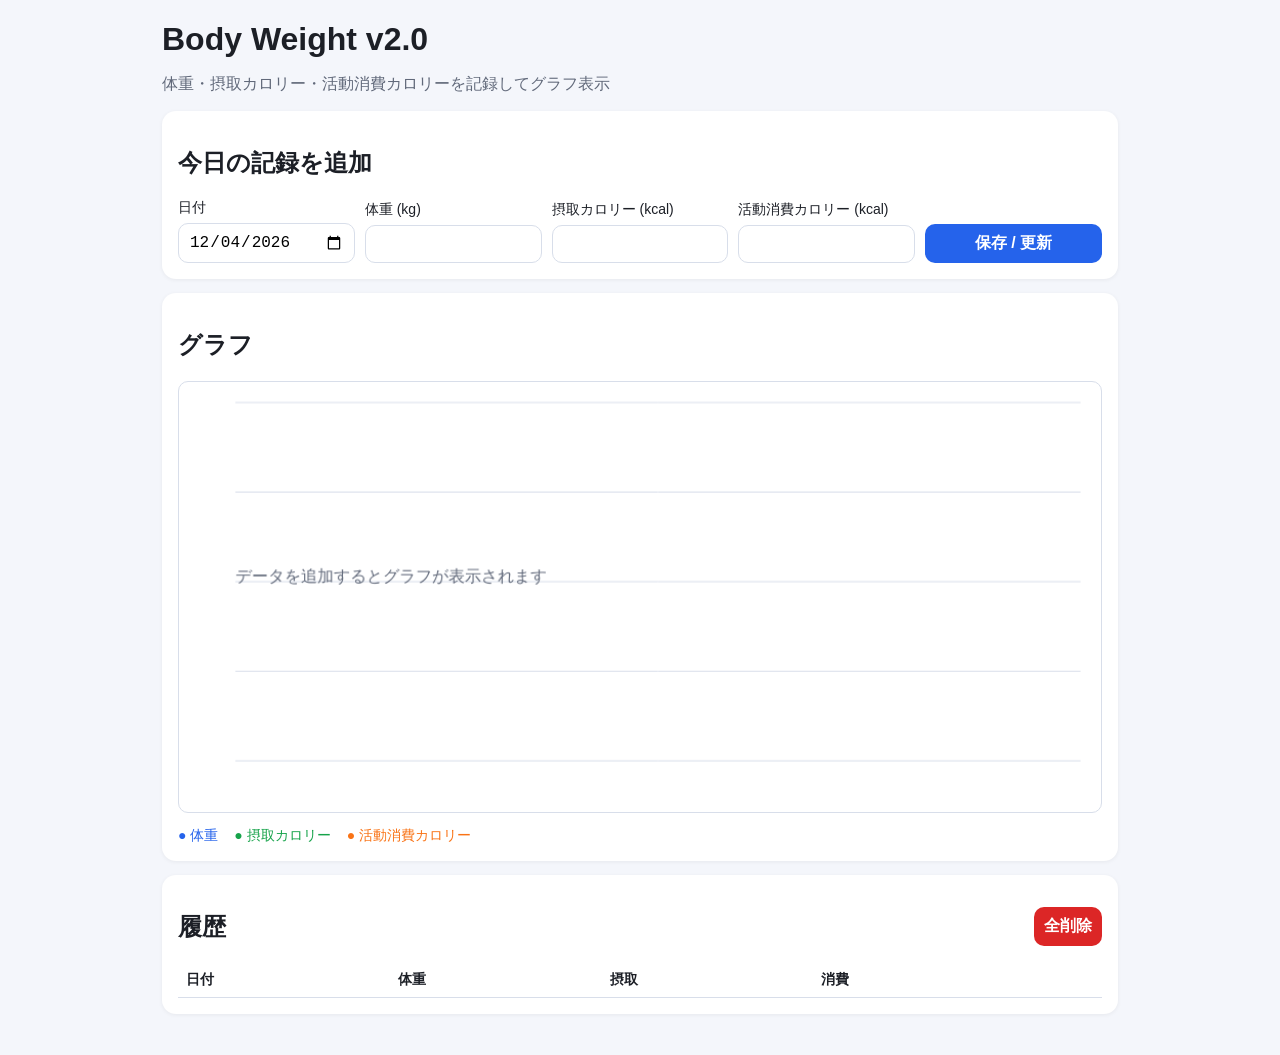
<file: ideas/body-weight-v2/index.html>
<!doctype html>
<html lang="ja">
  <head>
    <meta charset="UTF-8" />
    <meta name="viewport" content="width=device-width, initial-scale=1.0" />
    <title>Body Weight v2.0</title>
    <link rel="stylesheet" href="styles.css" />
  </head>
  <body>
    <main class="container">
      <h1>Body Weight v2.0</h1>
      <p class="subtitle">体重・摂取カロリー・活動消費カロリーを記録してグラフ表示</p>

      <section class="card">
        <h2>今日の記録を追加</h2>
        <form id="entry-form">
          <label>
            日付
            <input type="date" id="date" required />
          </label>
          <label>
            体重 (kg)
            <input type="number" id="weight" step="0.1" min="1" required />
          </label>
          <label>
            摂取カロリー (kcal)
            <input type="number" id="intake" min="0" required />
          </label>
          <label>
            活動消費カロリー (kcal)
            <input type="number" id="burn" min="0" required />
          </label>
          <button type="submit">保存 / 更新</button>
        </form>
      </section>

      <section class="card">
        <h2>グラフ</h2>
        <canvas id="chart" width="900" height="420" aria-label="記録グラフ"></canvas>
        <div class="legend">
          <span class="weight">● 体重</span>
          <span class="intake">● 摂取カロリー</span>
          <span class="burn">● 活動消費カロリー</span>
        </div>
      </section>

      <section class="card">
        <div class="table-head">
          <h2>履歴</h2>
          <button id="clear-all" type="button" class="danger">全削除</button>
        </div>
        <div class="table-wrap">
          <table>
            <thead>
              <tr>
                <th>日付</th>
                <th>体重</th>
                <th>摂取</th>
                <th>消費</th>
                <th></th>
              </tr>
            </thead>
            <tbody id="history-body"></tbody>
          </table>
        </div>
      </section>
    </main>

    <script src="script.js"></script>
  </body>
</html>
</file>
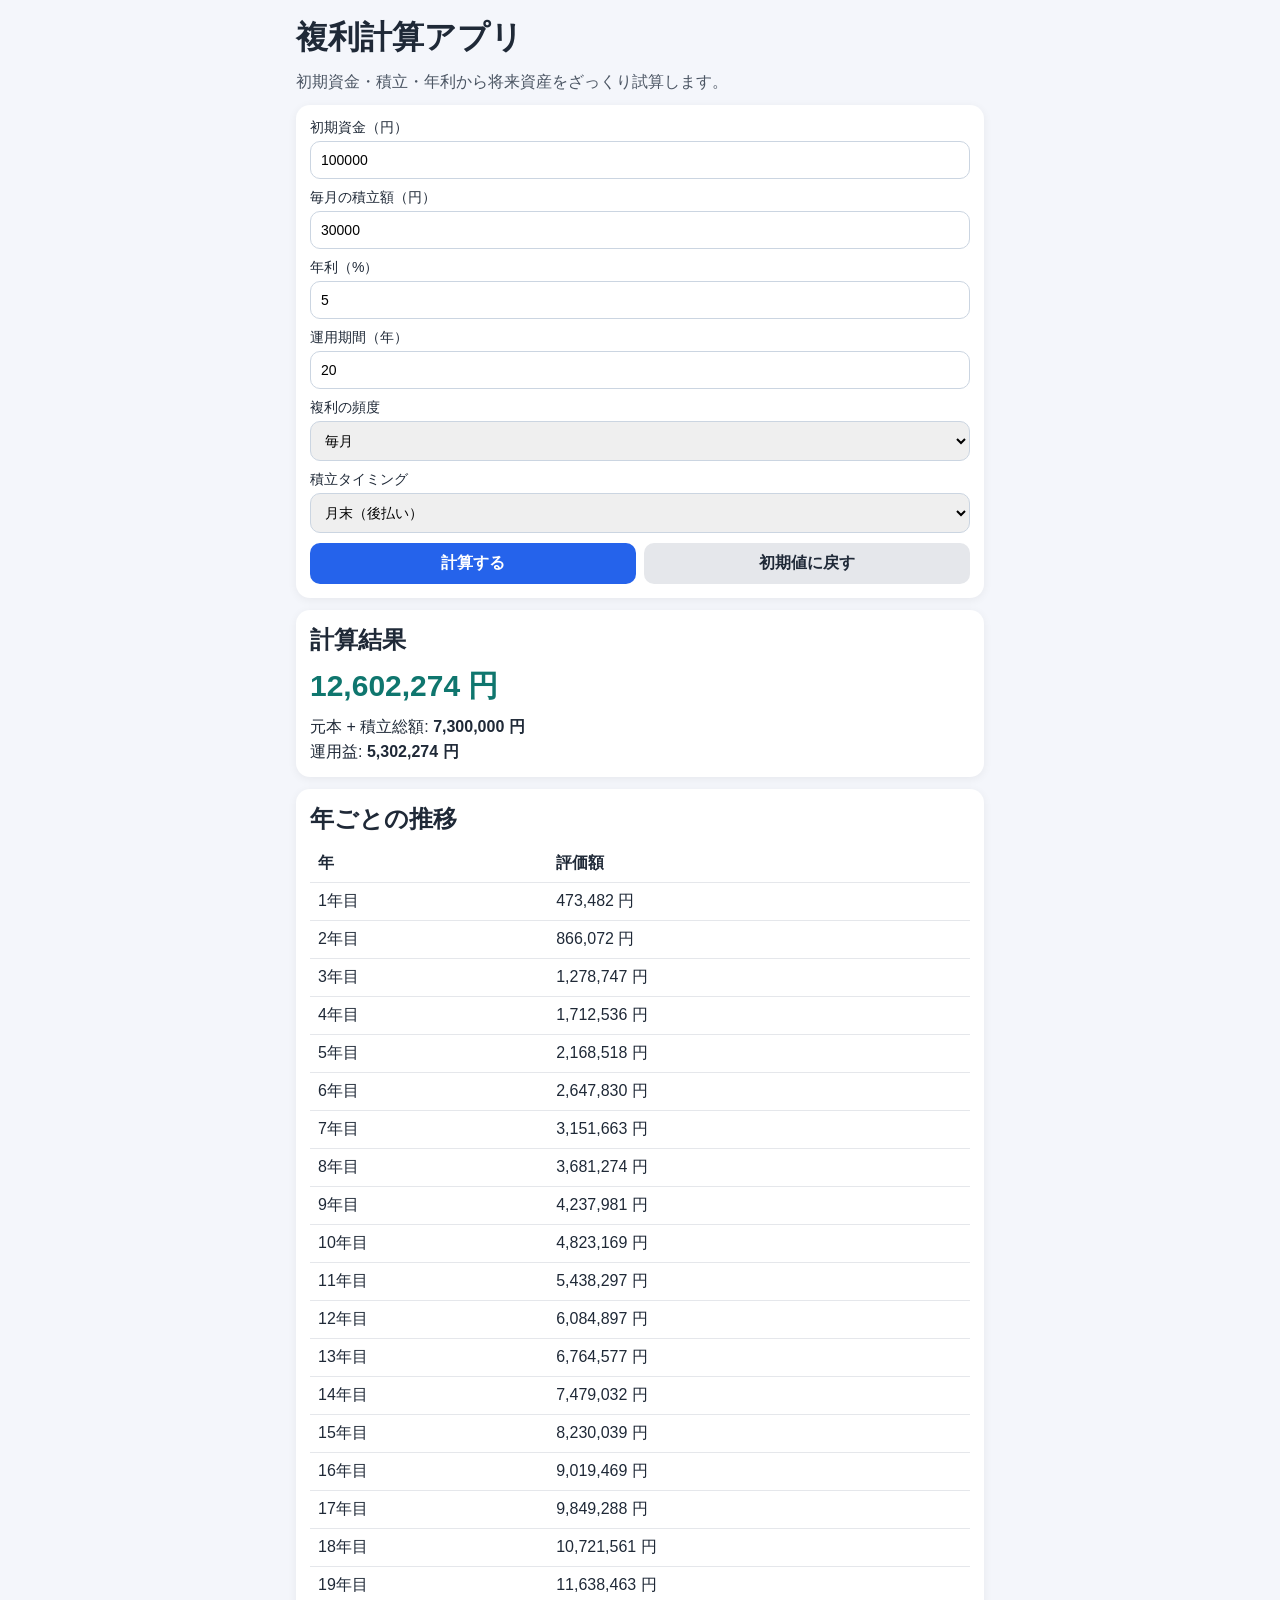
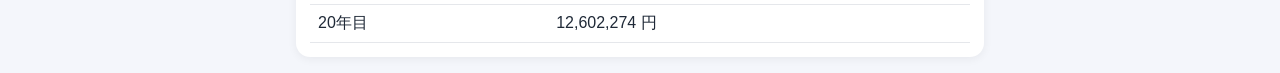
<file: ideas/compound-interest-app/index.html>
<!doctype html>
<html lang="ja">
  <head>
    <meta charset="UTF-8" />
    <meta name="viewport" content="width=device-width, initial-scale=1.0" />
    <title>複利計算アプリ</title>
    <link rel="stylesheet" href="styles.css" />
  </head>
  <body>
    <main class="app">
      <h1>複利計算アプリ</h1>
      <p class="subtitle">初期資金・積立・年利から将来資産をざっくり試算します。</p>

      <form id="calculator-form" class="card">
        <label>
          初期資金（円）
          <input type="number" id="principal" min="0" step="1000" value="100000" required />
        </label>
        <label>
          毎月の積立額（円）
          <input type="number" id="monthlyContribution" min="0" step="1000" value="30000" required />
        </label>
        <label>
          年利（%）
          <input type="number" id="annualRate" min="0" step="0.1" value="5" required />
        </label>
        <label>
          運用期間（年）
          <input type="number" id="years" min="1" max="60" step="1" value="20" required />
        </label>
        <label>
          複利の頻度
          <select id="compoundFrequency">
            <option value="12" selected>毎月</option>
            <option value="4">四半期</option>
            <option value="2">半年</option>
            <option value="1">年1回</option>
          </select>
        </label>
        <label>
          積立タイミング
          <select id="contributionTiming">
            <option value="end" selected>月末（後払い）</option>
            <option value="beginning">月初（先払い）</option>
          </select>
        </label>

        <div class="actions">
          <button type="submit">計算する</button>
          <button type="button" id="reset-button" class="secondary">初期値に戻す</button>
        </div>
      </form>

      <section class="card" id="result" aria-live="polite">
        <h2>計算結果</h2>
        <p class="result-amount" id="futureValue">-</p>
        <div class="result-grid">
          <p>元本 + 積立総額: <strong id="totalContributions">-</strong></p>
          <p>運用益: <strong id="totalInterest">-</strong></p>
        </div>
      </section>

      <section class="card">
        <h2>年ごとの推移</h2>
        <div class="table-wrapper">
          <table>
            <thead>
              <tr>
                <th>年</th>
                <th>評価額</th>
              </tr>
            </thead>
            <tbody id="yearlyRows"></tbody>
          </table>
        </div>
      </section>
    </main>

    <script src="script.js"></script>
  </body>
</html>
</file>
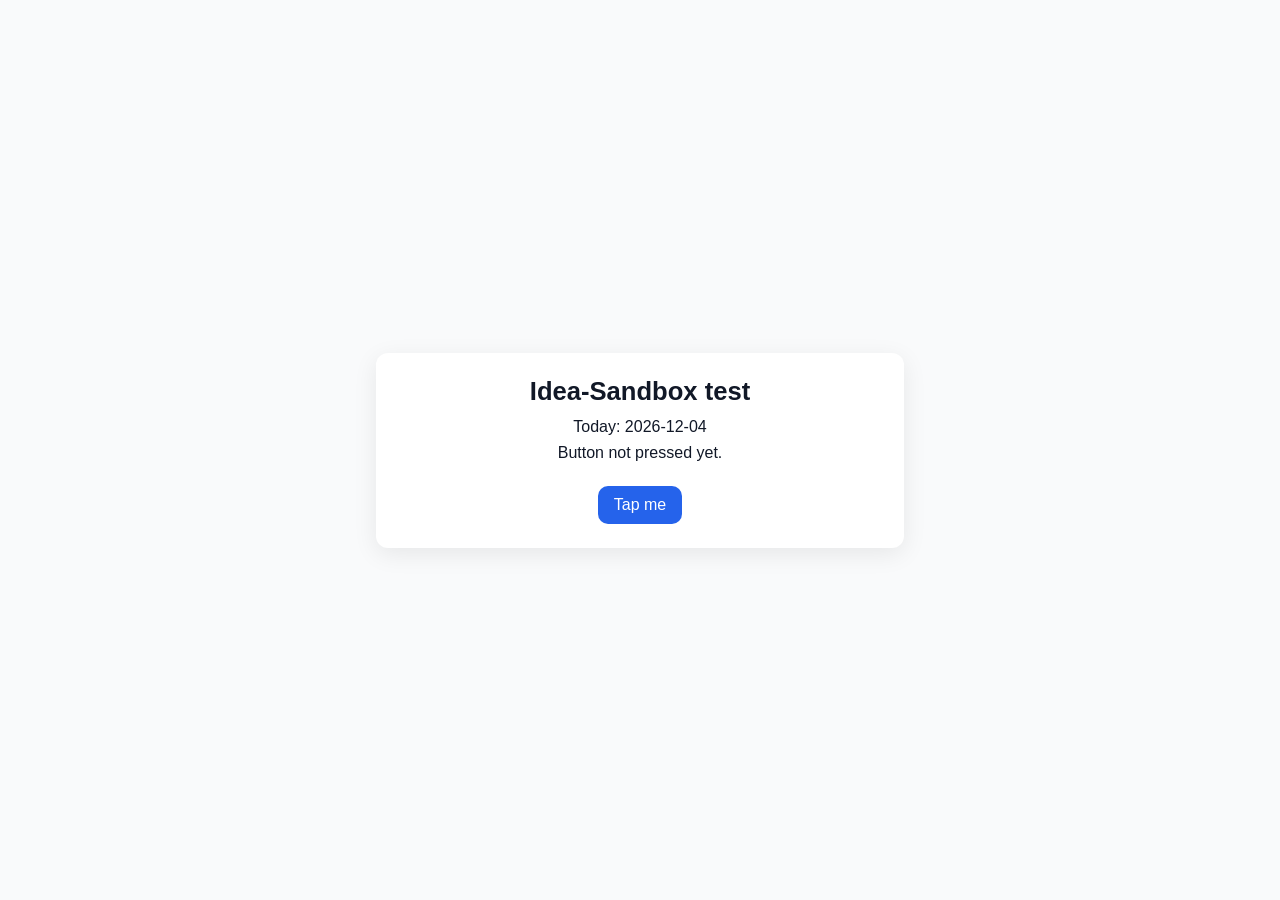
<file: ideas/first-test-page/index.html>
<!doctype html>
<html lang="ja">
  <head>
    <meta charset="UTF-8" />
    <meta name="viewport" content="width=device-width, initial-scale=1.0" />
    <title>Idea-Sandbox test page</title>
    <style>
      :root {
        font-family: -apple-system, BlinkMacSystemFont, "Segoe UI", Roboto, Helvetica, Arial, sans-serif;
        color: #111827;
        background: #f9fafb;
      }

      body {
        margin: 0;
        min-height: 100dvh;
        display: grid;
        place-items: center;
      }

      main {
        width: min(92vw, 480px);
        background: white;
        border-radius: 12px;
        box-shadow: 0 6px 24px rgba(0, 0, 0, 0.08);
        padding: 24px;
        text-align: center;
      }

      h1 {
        margin: 0 0 12px;
        font-size: 1.6rem;
      }

      p {
        margin: 8px 0;
      }

      button {
        margin-top: 16px;
        padding: 10px 16px;
        font-size: 1rem;
        border: none;
        border-radius: 10px;
        background: #2563eb;
        color: white;
      }

      button:active {
        transform: translateY(1px);
      }
    </style>
  </head>
  <body>
    <main>
      <h1>Idea-Sandbox test</h1>
      <p id="today"></p>
      <p id="message">Button not pressed yet.</p>
      <button id="toggleButton" type="button">Tap me</button>
    </main>

    <script>
      const todayElement = document.getElementById("today");
      const messageElement = document.getElementById("message");
      const toggleButton = document.getElementById("toggleButton");

      const now = new Date();
      todayElement.textContent = `Today: ${now.getFullYear()}-${String(now.getMonth() + 1).padStart(2, "0")}-${String(now.getDate()).padStart(2, "0")}`;

      let toggled = false;
      toggleButton.addEventListener("click", () => {
        toggled = !toggled;
        messageElement.textContent = toggled
          ? "Button pressed! Text changed."
          : "Button not pressed yet.";
      });
    </script>
  </body>
</html>
</file>
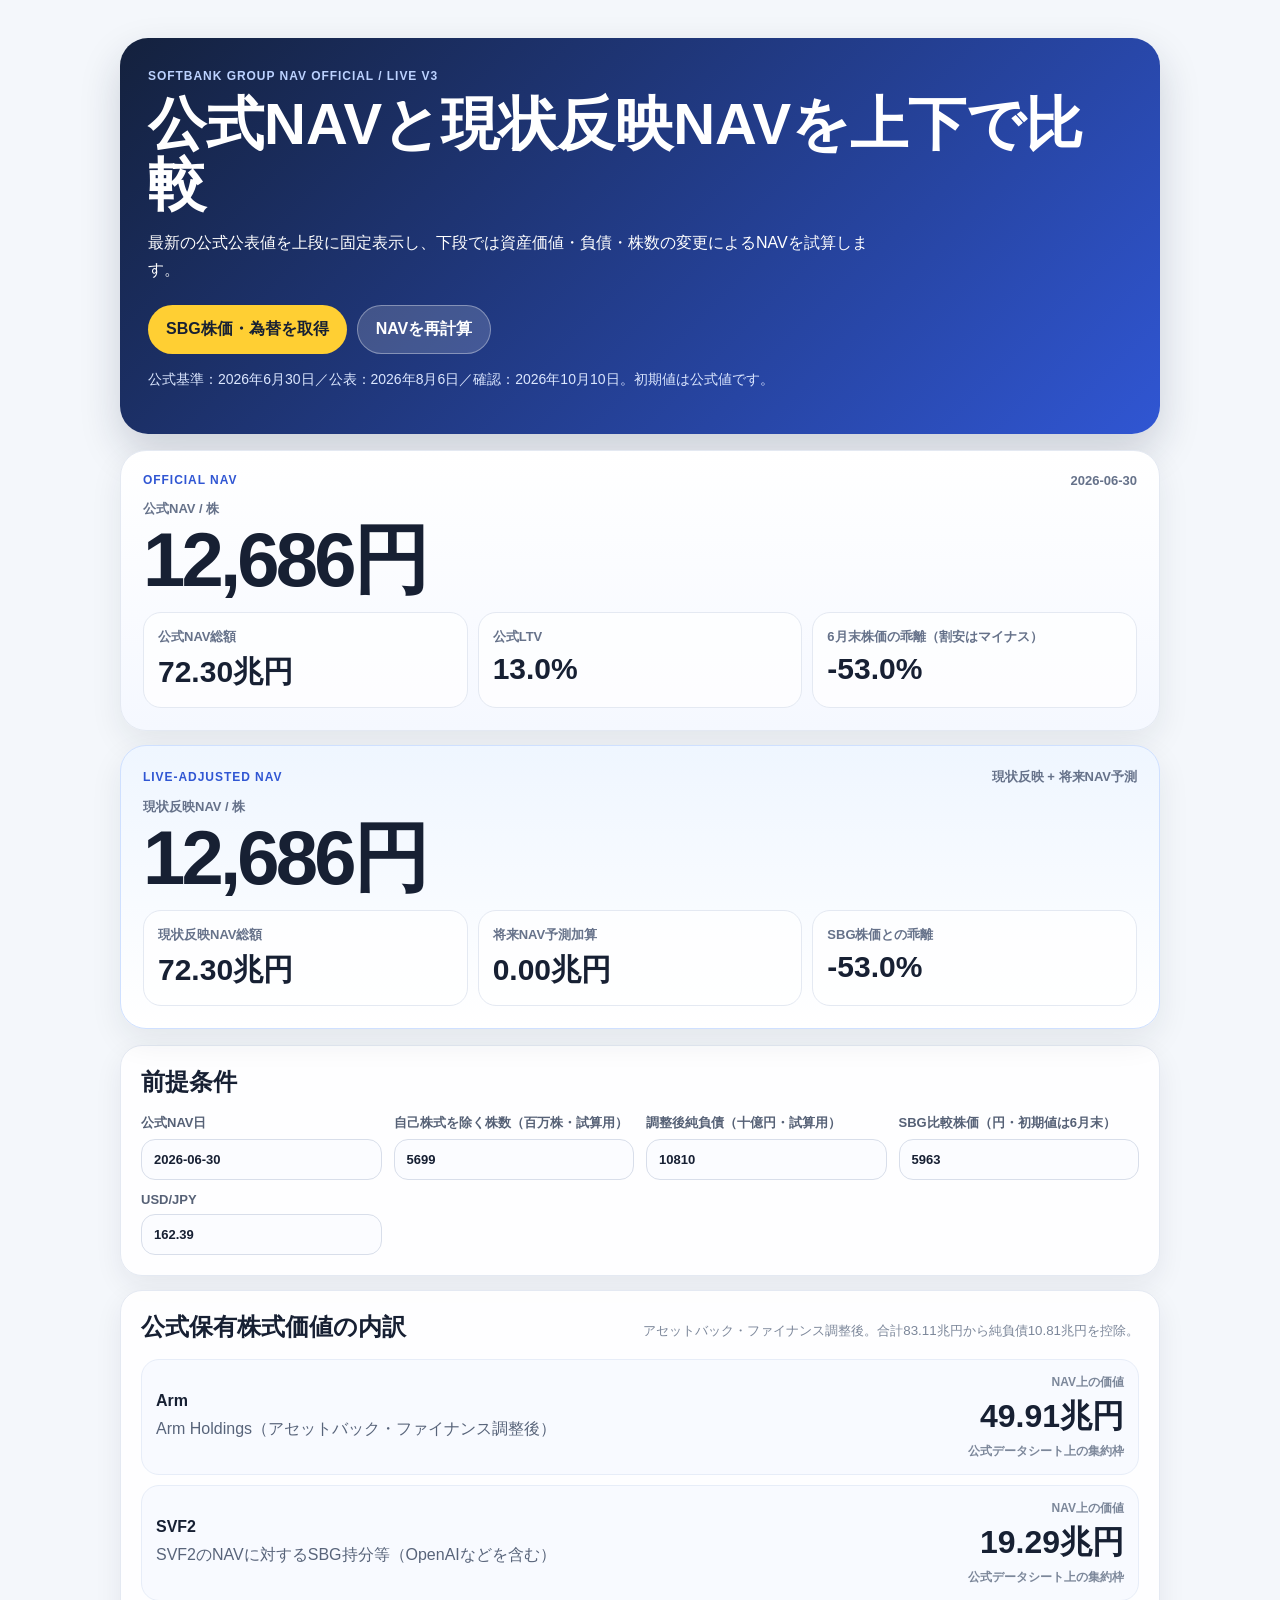
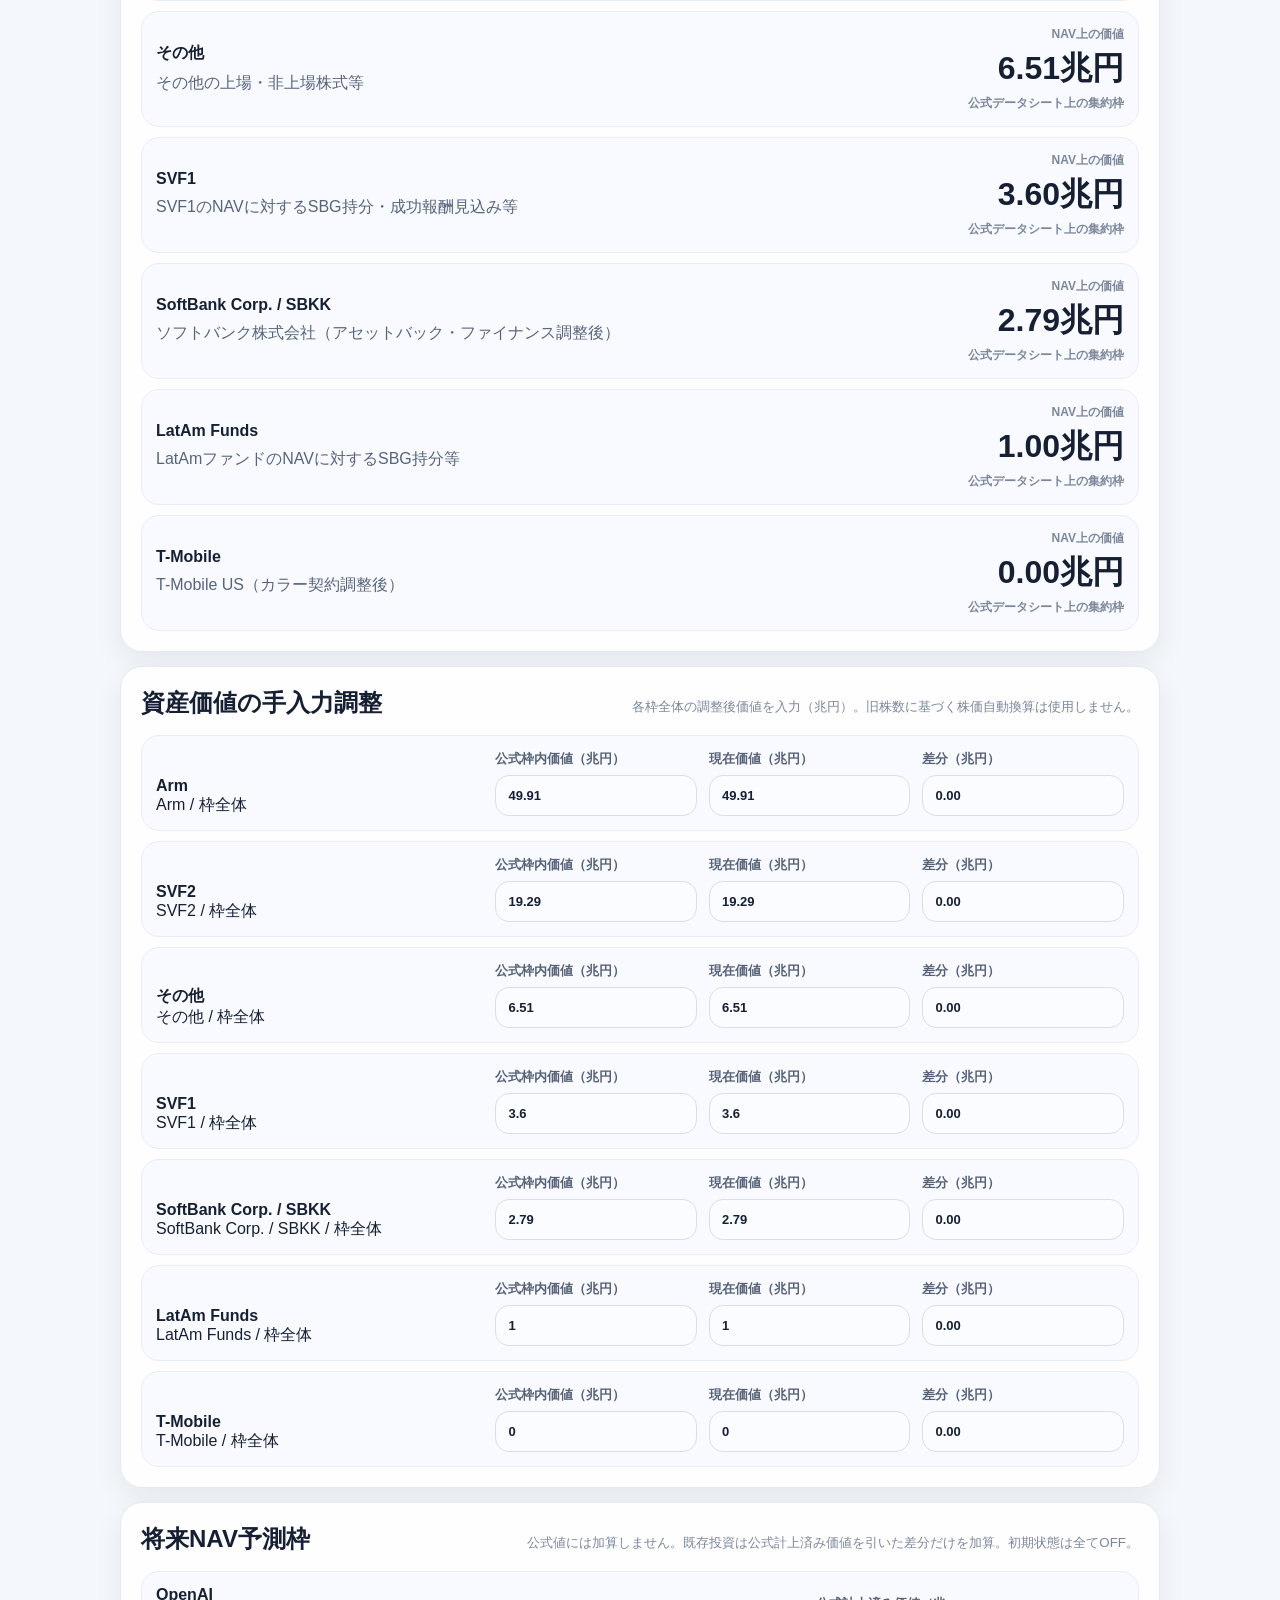
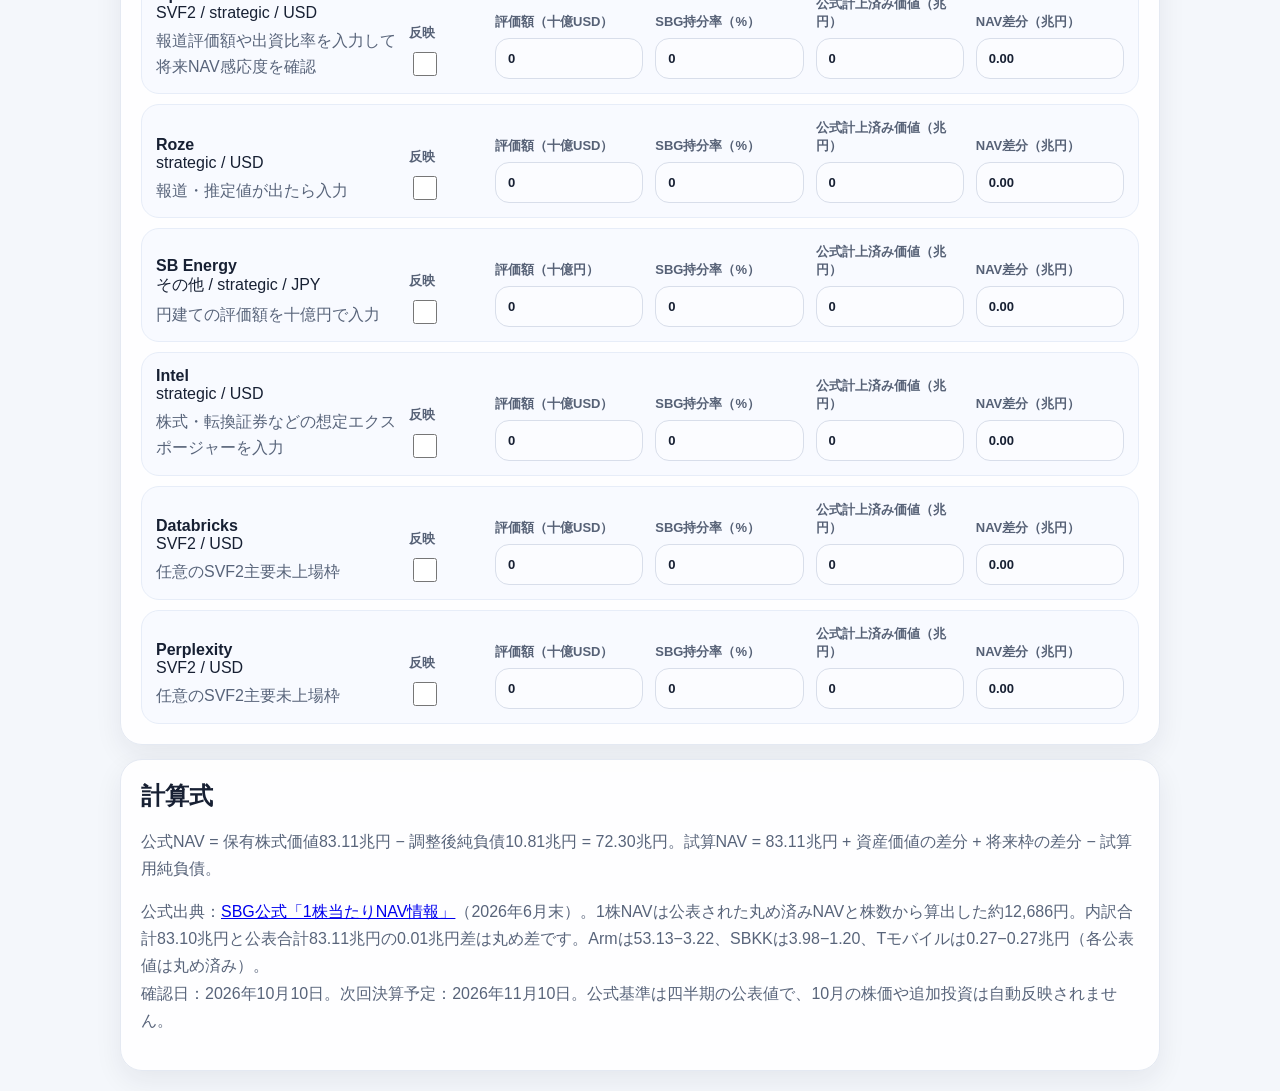
<file: ideas/sbg-nav-calculator/index.html>
<!doctype html>
<html lang="ja">
<head>
  <meta charset="utf-8" />
  <meta name="viewport" content="width=device-width, initial-scale=1" />
  <title>SBG NAV Official / Live v3</title>
  <style>
:root {
  color-scheme: light;
  font-family: -apple-system, BlinkMacSystemFont, "Segoe UI", sans-serif;
  background: #f4f7fb;
  color: #172033;
}

* { box-sizing: border-box; }
body { margin: 0; }
.app { max-width: 1080px; margin: 0 auto; padding: 20px; }
.hero {
  margin: 18px 0 16px;
  padding: 28px;
  border-radius: 28px;
  background: linear-gradient(135deg, #14213d, #3056d3);
  color: white;
  box-shadow: 0 18px 40px rgba(20, 33, 61, .18);
}
.eyebrow { margin: 0 0 8px; color: #bcd2ff; font-weight: 700; letter-spacing: .08em; text-transform: uppercase; font-size: 12px; }
h1 { margin: 0; font-size: clamp(30px, 7vw, 58px); line-height: 1.02; }
h2 { margin: 0 0 16px; }
.hero p { max-width: 720px; line-height: 1.7; }
.actions { display: flex; gap: 10px; flex-wrap: wrap; margin-top: 22px; }
button {
  border: 0; border-radius: 999px; padding: 13px 18px; font-weight: 800;
  background: #ffcf33; color: #172033; cursor: pointer; font-size: 16px;
}
button.secondary { background: rgba(255,255,255,.16); color: white; border: 1px solid rgba(255,255,255,.35); }
.status { color: #dce7ff; font-size: 14px; }
.cards { display: grid; grid-template-columns: repeat(4, 1fr); gap: 12px; }
.cards article, .panel {
  background: rgba(255,255,255,.92); border: 1px solid #e4e9f2; border-radius: 22px;
  box-shadow: 0 10px 28px rgba(23, 32, 51, .07);
}
.cards article { padding: 18px; }
.cards span { display: block; color: #66728a; font-size: 13px; margin-bottom: 8px; }
.cards strong { font-size: clamp(22px, 4vw, 34px); }
.panel { padding: 20px; margin-top: 14px; }
.grid { display: grid; gap: 12px; }
.form-grid { grid-template-columns: repeat(4, 1fr); }
label { display: grid; gap: 7px; color: #566176; font-size: 13px; font-weight: 700; }
input {
  width: 100%; border: 1px solid #d8deea; border-radius: 14px; padding: 12px;
  font: inherit; background: #fbfcff; color: #172033;
}
.section-title { display: flex; align-items: baseline; justify-content: space-between; gap: 12px; flex-wrap: wrap; }
.section-title small { color: #7c879a; }
.holdings { display: grid; gap: 10px; }
.holding {
  display: grid; grid-template-columns: 1.3fr .8fr .8fr .8fr .8fr .9fr; gap: 10px;
  padding: 12px; border-radius: 18px; background: #f8faff; border: 1px solid #e7edf8;
}
.holding h3 { margin: 0; font-size: 16px; }
.holding .meta { color: #7c879a; font-size: 12px; margin-top: 4px; }
.note p { color: #58647a; line-height: 1.7; }

@media (max-width: 840px) {
  .cards, .form-grid { grid-template-columns: repeat(2, 1fr); }
  .holding { grid-template-columns: 1fr 1fr; }
}
@media (max-width: 520px) {
  .app { padding: 12px; }
  .hero { padding: 22px; border-radius: 22px; }
  .cards { grid-template-columns: 1fr; }
}

.nav-stack { display: grid; gap: 14px; margin: 16px 0; }
.nav-card {
  padding: 22px;
  border-radius: 26px;
  border: 1px solid #e4e9f2;
  box-shadow: 0 12px 32px rgba(23, 32, 51, .08);
}
.official-card { background: linear-gradient(180deg, #ffffff, #f5f8ff); }
.live-card { background: linear-gradient(180deg, #eff6ff, #ffffff); border-color: #cfe0ff; }
.card-heading { display: flex; align-items: center; justify-content: space-between; gap: 12px; flex-wrap: wrap; margin-bottom: 12px; }
.card-heading span { color: #66728a; font-size: 13px; font-weight: 800; }
.eyebrow.dark { color: #3056d3; margin: 0; }
.main-metric { display: grid; gap: 6px; margin-bottom: 16px; }
.main-metric span, .metric-grid span { color: #66728a; font-size: 13px; font-weight: 700; }
.main-metric strong { font-size: clamp(38px, 11vw, 76px); line-height: .95; letter-spacing: -.05em; }
.metric-grid { display: grid; grid-template-columns: repeat(3, 1fr); gap: 10px; }
.metric-grid div { padding: 14px; border-radius: 18px; background: rgba(255,255,255,.78); border: 1px solid #e4e9f2; }
.metric-grid strong { display: block; margin-top: 6px; font-size: clamp(20px, 4vw, 30px); }

@media (max-width: 840px) {
  .metric-grid { grid-template-columns: 1fr; }
}

.bucket-list, .adjustment-list, .future-list { display: grid; gap: 10px; }
.bucket-card, .adjustment-row, .future-row {
  display: grid;
  gap: 12px;
  padding: 14px;
  border-radius: 18px;
  background: #f8faff;
  border: 1px solid #e7edf8;
}
.bucket-card { grid-template-columns: 1fr minmax(150px, .24fr); align-items: center; }
.bucket-card h3, .adjustment-row h3, .future-row h3 { margin: 0; font-size: 16px; }
.bucket-card p, .future-row p { margin: 6px 0 0; color: #58647a; line-height: 1.6; }
.bucket-meta { display: grid; gap: 4px; text-align: right; }
.bucket-meta span, .bucket-meta small { color: #7c879a; font-size: 12px; font-weight: 700; }
.bucket-meta strong { font-size: clamp(22px, 4vw, 32px); }
.adjustment-row { grid-template-columns: 1.3fr repeat(3, .8fr); align-items: end; }
.adjustment-row.price-row { grid-template-columns: 1.3fr .7fr .8fr .8fr .8fr; }
.future-row { grid-template-columns: 1.3fr .4fr .8fr .8fr .8fr .8fr; align-items: end; }
.future-row label:first-of-type { align-items: center; justify-items: start; }
input[type="checkbox"] { width: 24px; height: 24px; accent-color: #3056d3; }

@media (max-width: 840px) {
  .bucket-card, .adjustment-row, .future-row { grid-template-columns: 1fr 1fr; }
  .bucket-card > div:first-child, .future-row > div:first-child, .adjustment-row > div:first-child { grid-column: 1 / -1; }
  .bucket-meta { text-align: left; }
}
@media (max-width: 520px) {
  .bucket-card, .adjustment-row, .future-row { grid-template-columns: 1fr; }
}

  </style>
</head>
<body>
  <main class="app">
    <section class="hero">
      <p class="eyebrow">SoftBank Group NAV official / live v3</p>
      <h1>公式NAVと現状反映NAVを上下で比較</h1>
      <p>最新の公式公表値を上段に固定表示し、下段では資産価値・負債・株数の変更によるNAVを試算します。</p>
      <div class="actions">
        <button id="fetchPrices">SBG株価・為替を取得</button>
        <button id="recalculate" class="secondary">NAVを再計算</button>
      </div>
      <p id="status" class="status">公式基準：2026年6月30日／公表：2026年8月6日／確認：2026年10月10日。初期値は公式値です。</p>
    </section>

    <section class="nav-stack" aria-label="NAV comparison">
      <article class="nav-card official-card">
        <div class="card-heading">
          <p class="eyebrow dark">Official NAV</p>
          <span id="officialDateLabel">2026-06-30</span>
        </div>
        <div class="main-metric">
          <span>公式NAV / 株</span>
          <strong id="officialNavPerShare">--</strong>
        </div>
        <div class="metric-grid">
          <div><span>公式NAV総額</span><strong id="officialNavTotal">--</strong></div>
          <div><span>公式LTV</span><strong id="officialLtv">--</strong></div>
          <div><span>6月末株価の乖離（割安はマイナス）</span><strong id="officialDiscount">--</strong></div>
        </div>
      </article>

      <article class="nav-card live-card">
        <div class="card-heading">
          <p class="eyebrow dark">Live-adjusted NAV</p>
          <span>現状反映 + 将来NAV予測</span>
        </div>
        <div class="main-metric">
          <span>現状反映NAV / 株</span>
          <strong id="liveNavPerShare">--</strong>
        </div>
        <div class="metric-grid">
          <div><span>現状反映NAV総額</span><strong id="liveNavTotal">--</strong></div>
          <div><span>将来NAV予測加算</span><strong id="futureNavTotal">--</strong></div>
          <div><span>SBG株価との乖離</span><strong id="liveDiscount">--</strong></div>
        </div>
      </article>
    </section>

    <section class="panel">
      <h2>前提条件</h2>
      <div class="grid form-grid">
        <label>公式NAV日<input id="baseDate" readonly value="2026-06-30"></label>
        <label>自己株式を除く株数（百万株・試算用）<input id="sharesOut" type="number" value="5699" min="1"></label>
        <label>調整後純負債（十億円・試算用）<input id="netDebt" type="number" value="10810"></label>
        <label>SBG比較株価（円・初期値は6月末）<input id="sbgPrice" type="number" value="5963"></label>
        <label>USD/JPY<input id="usdJpy" type="number" step="0.01" value="162.39"></label>
      </div>
    </section>

    <section class="panel">
      <div class="section-title">
        <h2>公式保有株式価値の内訳</h2>
        <small>アセットバック・ファイナンス調整後。合計83.11兆円から純負債10.81兆円を控除。</small>
      </div>
      <div id="navBuckets" class="bucket-list"></div>
    </section>

    <section class="panel">
      <div class="section-title">
        <h2>資産価値の手入力調整</h2>
        <small>各枠全体の調整後価値を入力（兆円）。旧株数に基づく株価自動換算は使用しません。</small>
      </div>
      <div id="marketAdjustments" class="adjustment-list"></div>
    </section>

    <section class="panel">
      <div class="section-title">
        <h2>将来NAV予測枠</h2>
        <small>公式値には加算しません。既存投資は公式計上済み価値を引いた差分だけを加算。初期状態は全てOFF。</small>
      </div>
      <div id="futureInvestments" class="future-list"></div>
    </section>

    <section class="panel note">
      <h2>計算式</h2>
      <p>公式NAV = 保有株式価値83.11兆円 − 調整後純負債10.81兆円 = 72.30兆円。試算NAV = 83.11兆円 + 資産価値の差分 + 将来枠の差分 − 試算用純負債。</p>
      <p>公式出典：<a href="https://group.softbank/ir/stock/sotp" target="_blank" rel="noopener">SBG公式「1株当たりNAV情報」</a>（2026年6月末）。1株NAVは公表された丸め済みNAVと株数から算出した約12,686円。内訳合計83.10兆円と公表合計83.11兆円の0.01兆円差は丸め差です。Armは53.13−3.22、SBKKは3.98−1.20、Tモバイルは0.27−0.27兆円（各公表値は丸め済み）。<br>確認日：2026年10月10日。次回決算予定：2026年11月10日。公式基準は四半期の公表値で、10月の株価や追加投資は自動反映されません。</p>
    </section>
  </main>
  <script>
const official = Object.freeze({ date: '2026-06-30', assets: 83.11, debt: 10.81, shares: 5699, price: 5963, ltv: 13.0 });
const navBuckets = [
  {
    "name": "Arm",
    "officialValue": 49.91,
    "count": null,
    "examples": "Arm Holdings（アセットバック・ファイナンス調整後）"
  },
  {
    "name": "SVF2",
    "officialValue": 19.29,
    "count": null,
    "examples": "SVF2のNAVに対するSBG持分等（OpenAIなどを含む）"
  },
  {
    "name": "その他",
    "officialValue": 6.51,
    "count": null,
    "examples": "その他の上場・非上場株式等"
  },
  {
    "name": "SVF1",
    "officialValue": 3.6,
    "count": null,
    "examples": "SVF1のNAVに対するSBG持分・成功報酬見込み等"
  },
  {
    "name": "SoftBank Corp. / SBKK",
    "officialValue": 2.79,
    "count": null,
    "examples": "ソフトバンク株式会社（アセットバック・ファイナンス調整後）"
  },
  {
    "name": "LatAm Funds",
    "officialValue": 1,
    "count": null,
    "examples": "LatAmファンドのNAVに対するSBG持分等"
  },
  {
    "name": "T-Mobile",
    "officialValue": 0,
    "count": null,
    "examples": "T-Mobile US（カラー契約調整後）"
  }
];

const marketAdjustments = [
  {
    "name": "Arm",
    "bucket": "Arm",
    "ticker": "枠全体",
    "mode": "manual",
    "officialValue": 49.91,
    "currentValue": 49.91
  },
  {
    "name": "SVF2",
    "bucket": "SVF2",
    "ticker": "枠全体",
    "mode": "manual",
    "officialValue": 19.29,
    "currentValue": 19.29
  },
  {
    "name": "その他",
    "bucket": "その他",
    "ticker": "枠全体",
    "mode": "manual",
    "officialValue": 6.51,
    "currentValue": 6.51
  },
  {
    "name": "SVF1",
    "bucket": "SVF1",
    "ticker": "枠全体",
    "mode": "manual",
    "officialValue": 3.6,
    "currentValue": 3.6
  },
  {
    "name": "SoftBank Corp. / SBKK",
    "bucket": "SoftBank Corp. / SBKK",
    "ticker": "枠全体",
    "mode": "manual",
    "officialValue": 2.79,
    "currentValue": 2.79
  },
  {
    "name": "LatAm Funds",
    "bucket": "LatAm Funds",
    "ticker": "枠全体",
    "mode": "manual",
    "officialValue": 1,
    "currentValue": 1
  },
  {
    "name": "T-Mobile",
    "bucket": "T-Mobile",
    "ticker": "枠全体",
    "mode": "manual",
    "officialValue": 0,
    "currentValue": 0
  }
];

const futureInvestments = [
  { name: 'OpenAI', bucket: 'SVF2 / strategic', currency: 'USD', reportedValue: 0, ownership: 0, baselineValue: 0, include: false, note: '報道評価額や出資比率を入力して将来NAV感応度を確認' },
  { name: 'Roze', bucket: 'strategic', currency: 'USD', reportedValue: 0, ownership: 0, baselineValue: 0, include: false, note: '報道・推定値が出たら入力' },
  { name: 'SB Energy', bucket: 'その他 / strategic', currency: 'JPY', reportedValue: 0, ownership: 0, baselineValue: 0, include: false, note: '円建ての評価額を十億円で入力' },
  { name: 'Intel', bucket: 'strategic', currency: 'USD', reportedValue: 0, ownership: 0, baselineValue: 0, include: false, note: '株式・転換証券などの想定エクスポージャーを入力' },
  { name: 'Databricks', bucket: 'SVF2', currency: 'USD', reportedValue: 0, ownership: 0, baselineValue: 0, include: false, note: '任意のSVF2主要未上場枠' },
  { name: 'Perplexity', bucket: 'SVF2', currency: 'USD', reportedValue: 0, ownership: 0, baselineValue: 0, include: false, note: '任意のSVF2主要未上場枠' },
];

const els = {
  status: document.querySelector('#status'),
  navBuckets: document.querySelector('#navBuckets'),
  marketAdjustments: document.querySelector('#marketAdjustments'),
  futureInvestments: document.querySelector('#futureInvestments'),
  officialDateLabel: document.querySelector('#officialDateLabel'),
  officialNavPerShare: document.querySelector('#officialNavPerShare'),
  officialNavTotal: document.querySelector('#officialNavTotal'),
  officialLtv: document.querySelector('#officialLtv'),
  officialDiscount: document.querySelector('#officialDiscount'),
  liveNavPerShare: document.querySelector('#liveNavPerShare'),
  liveNavTotal: document.querySelector('#liveNavTotal'),
  futureNavTotal: document.querySelector('#futureNavTotal'),
  liveDiscount: document.querySelector('#liveDiscount'),
};

const input = id => document.querySelector(`#${id}`);
const yen = value => new Intl.NumberFormat('ja-JP', { maximumFractionDigits: 0 }).format(value);
const pct = value => `${value.toFixed(1)}%`;
const trillion = value => `${value.toFixed(2)}兆円`;
const usdJpy = () => Number(input('usdJpy').value);

function marketValue(item) {
  if (item.mode !== 'price') return item.currentValue;
  const fx = item.currency === 'USD' ? usdJpy() : 1;
  return item.sharesHeld * item.currentPrice * fx / 1000000;
}

function renderNavBuckets() {
  els.navBuckets.innerHTML = navBuckets.map(bucket => `
    <article class="bucket-card">
      <div>
        <h3>${bucket.name}</h3>
        <p>${bucket.examples}</p>
      </div>
      <div class="bucket-meta">
        <span>NAV上の価値</span>
        <strong>${trillion(bucket.officialValue)}</strong>
        <small>${bucket.count ? `${bucket.count}件を集約` : '公式データシート上の集約枠'}</small>
      </div>
    </article>`).join('');
}

function renderMarketAdjustments() {
  els.marketAdjustments.innerHTML = marketAdjustments.map((item, i) => {
    if (item.mode === 'price') {
      const currentValue = marketValue(item);
      return `
    <div class="adjustment-row price-row">
      <div><h3>${item.name}</h3><div class="meta">${item.bucket} / ${item.ticker} / ${item.currency}</div></div>
      <label>公式持分率<input readonly value="${item.officialOwnership.toFixed(2)}%"></label>
      <label>保有株数（百万株）<input readonly value="${item.sharesHeld}"></label>
      <label>現在株価<input data-kind="market" data-i="${i}" data-k="currentPrice" type="number" step="0.01" value="${item.currentPrice}"></label>
      <label>現在価値（兆円）<input readonly value="${currentValue.toFixed(2)}"></label>
    </div>`;
    }

    return `
    <div class="adjustment-row manual-row">
      <div><h3>${item.name}</h3><div class="meta">${item.bucket} / ${item.ticker}</div></div>
      <label>公式枠内価値（兆円）<input data-kind="market" data-i="${i}" data-k="officialValue" type="number" step="0.01" value="${item.officialValue}"></label>
      <label>現在価値（兆円）<input data-kind="market" data-i="${i}" data-k="currentValue" type="number" step="0.01" value="${item.currentValue}"></label>
      <label>差分（兆円）<input readonly value="${(item.currentValue - item.officialValue).toFixed(2)}"></label>
    </div>`;
  }).join('');
}

function renderFutureInvestments() {
  els.futureInvestments.innerHTML = futureInvestments.map((item, i) => `
    <div class="future-row">
      <div>
        <h3>${item.name}</h3>
        <div class="meta">${item.bucket} / ${item.currency}</div>
        <p>${item.note}</p>
      </div>
      <label>反映<input data-kind="future" data-i="${i}" data-k="include" type="checkbox" ${item.include ? 'checked' : ''}></label>
      <label>評価額（${item.currency === 'USD' ? '十億USD' : '十億円'}）<input data-kind="future" data-i="${i}" data-k="reportedValue" type="number" step="0.1" value="${item.reportedValue}"></label>
      <label>SBG持分率（%）<input data-kind="future" data-i="${i}" data-k="ownership" type="number" step="0.1" value="${item.ownership}"></label>
      <label>公式計上済み価値（兆円）<input data-kind="future" data-i="${i}" data-k="baselineValue" type="number" step="0.01" value="${item.baselineValue}"></label>
      <label>NAV差分（兆円）<input readonly value="${futureValue(item).toFixed(2)}"></label>
    </div>`).join('');
}

function futureValue(item) {
  if (!item.include) return 0;
  const fx = item.currency === 'USD' ? usdJpy() : 1;
  return item.reportedValue * (item.ownership / 100) * fx / 1000 - item.baselineValue;
}

function bindEditableRows() {
  document.querySelectorAll('[data-kind]').forEach(el => {
    el.addEventListener('input', updateFromInput);
    el.addEventListener('change', updateFromInput);
  });
}

function updateFromInput(event) {
  const { kind, i, k } = event.target.dataset;
  const list = kind === 'market' ? marketAdjustments : futureInvestments;
  list[Number(i)][k] = event.target.type === 'checkbox' ? event.target.checked : Number(event.target.value);
  recalculate(false);
  const row = event.target.closest('.adjustment-row, .future-row');
  if (row) {
    const output = row.querySelector('label:last-child input');
    const item = list[Number(i)];
    if (output) output.value = (kind === 'market' ? marketValue(item) - item.officialValue : futureValue(item)).toFixed(2);
  }
}

function recalculate(rerender = true) {
  const officialNav = official.assets - official.debt;
  const netDebt = Number(input('netDebt').value) / 1000;
  const sharesOut = Number(input('sharesOut').value);
  const sbgPrice = Number(input('sbgPrice').value);
  const marketDelta = marketAdjustments.reduce((sum, item) => sum + marketValue(item) - item.officialValue, 0);
  const futureNav = futureInvestments.reduce((sum, item) => sum + futureValue(item), 0);
  const liveNav = official.assets - netDebt + marketDelta + futureNav;
  const officialNavPerShare = officialNav * 1000 * 1000 / official.shares;
  const liveNavPerShare = liveNav * 1000 * 1000 / sharesOut;
  const officialAssetValue = official.assets;
  const officialLtv = official.ltv;
  const officialDiscount = (official.price / officialNavPerShare - 1) * 100;
  const liveDiscount = (sbgPrice / liveNavPerShare - 1) * 100;

  els.officialDateLabel.textContent = official.date;
  els.officialNavPerShare.textContent = `${yen(officialNavPerShare)}円`;
  els.officialNavTotal.textContent = trillion(officialNav);
  els.officialLtv.textContent = pct(officialLtv);
  els.officialDiscount.textContent = pct(officialDiscount);
  els.liveNavPerShare.textContent = `${yen(liveNavPerShare)}円`;
  els.liveNavTotal.textContent = trillion(liveNav);
  els.futureNavTotal.textContent = trillion(futureNav);
  els.liveDiscount.textContent = pct(liveDiscount);

  if (rerender) {
    renderMarketAdjustments();
    renderFutureInvestments();
    bindEditableRows();
  }
}

async function fetchStooq(symbol) {
  const url = `https://stooq.com/q/l/?s=${encodeURIComponent(symbol.toLowerCase())}&f=sd2t2ohlcv&h&e=csv`;
  const response = await fetch(url);
  const text = await response.text();
  const [, row] = text.trim().split('\n');
  const cols = row?.split(',') ?? [];
  const close = Number(cols[6]);
  if (!response.ok || !Number.isFinite(close) || close <= 0) throw new Error(`${symbol} price unavailable`);
  return close;
}

async function fetchPrices() {
  els.status.textContent = 'SBG株価・為替を取得中（外部参考値）...';
  const results = await Promise.all([
    ['usdjpy', 'usdJpy', '為替'], ['9984.JP', 'sbgPrice', 'SBG株価']
  ].map(async ([symbol, id, label]) => {
    try { input(id).value = (await fetchStooq(symbol)).toFixed(2); return label + ': 取得済み（最新利用可能な終値）'; }
    catch { return label + ': 取得不可・入力値を維持'; }
  }));
  els.status.textContent = results.join(' / ') + '。資産価値は手入力で更新してください。';
  recalculate(true);
}

renderNavBuckets();
recalculate();
document.querySelectorAll('#baseDate, #sharesOut, #netDebt, #sbgPrice, #usdJpy').forEach(el => el.addEventListener('input', () => recalculate()));
document.querySelector('#fetchPrices').addEventListener('click', fetchPrices);
document.querySelector('#recalculate').addEventListener('click', () => recalculate());

  </script>
</body>
</html>
</file>
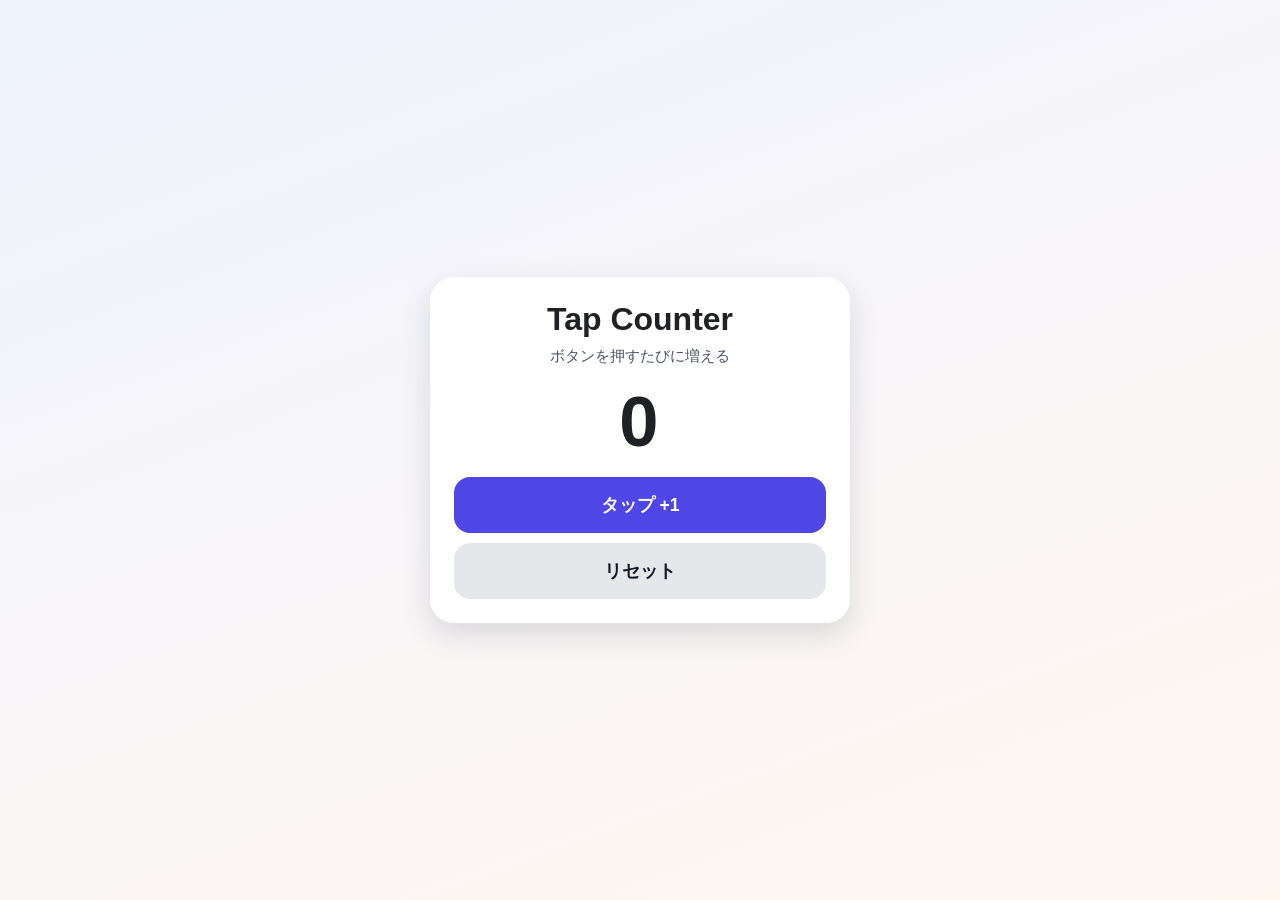
<file: ideas/tap-counter/index.html>
<!doctype html>
<html lang="ja">
  <head>
    <meta charset="UTF-8" />
    <meta name="viewport" content="width=device-width, initial-scale=1, viewport-fit=cover" />
    <title>Tap Counter</title>
    <link rel="stylesheet" href="styles.css" />
  </head>
  <body>
    <main class="app" aria-label="タップカウンター">
      <h1 class="title">Tap Counter</h1>
      <p class="subtitle">ボタンを押すたびに増える</p>

      <output id="count" class="count" aria-live="polite">0</output>

      <button id="tapButton" class="tap-button" type="button">タップ +1</button>
      <button id="resetButton" class="reset-button" type="button">リセット</button>
    </main>

    <script src="script.js"></script>
  </body>
</html>
</file>
<file: ideas/body-weight-v2/styles.css>
:root {
  color-scheme: light;
  --bg: #f4f6fb;
  --card: #ffffff;
  --text: #1c1f26;
  --muted: #61697a;
  --line: #d8deea;
  --accent: #2563eb;
  --intake: #16a34a;
  --burn: #f97316;
  --danger: #dc2626;
}

* { box-sizing: border-box; }
body {
  margin: 0;
  font-family: -apple-system, BlinkMacSystemFont, "Segoe UI", Roboto, sans-serif;
  background: var(--bg);
  color: var(--text);
}
.container { max-width: 980px; margin: 20px auto 40px; padding: 0 12px; }
.subtitle { color: var(--muted); margin-top: -6px; }
.card {
  background: var(--card);
  border-radius: 14px;
  padding: 16px;
  margin-top: 14px;
  box-shadow: 0 1px 4px rgba(0, 0, 0, 0.06);
}
form { display: grid; gap: 10px; grid-template-columns: repeat(auto-fit, minmax(170px, 1fr)); align-items: end; }
label { display: flex; flex-direction: column; font-size: 14px; gap: 6px; }
input, button {
  font-size: 16px;
  padding: 9px 10px;
  border-radius: 10px;
  border: 1px solid var(--line);
}
button {
  background: var(--accent);
  color: white;
  border: none;
  font-weight: 600;
}
button.danger { background: var(--danger); }
canvas { width: 100%; height: auto; border: 1px solid var(--line); border-radius: 10px; }
.legend { display: flex; gap: 16px; margin-top: 10px; font-size: 14px; }
.weight { color: var(--accent); }
.intake { color: var(--intake); }
.burn { color: var(--burn); }
.table-head { display: flex; justify-content: space-between; align-items: center; }
.table-wrap { overflow-x: auto; }
table { width: 100%; border-collapse: collapse; font-size: 14px; }
th, td { border-bottom: 1px solid var(--line); padding: 8px; text-align: left; }
.small { font-size: 12px; padding: 4px 8px; }
</file>
<file: ideas/compound-interest-app/styles.css>
:root {
  color-scheme: light;
  font-family: -apple-system, BlinkMacSystemFont, "Segoe UI", Roboto, sans-serif;
}

* {
  box-sizing: border-box;
}

body {
  margin: 0;
  background: #f4f6fb;
  color: #1f2937;
}

.app {
  max-width: 720px;
  margin: 0 auto;
  padding: 16px;
  display: grid;
  gap: 12px;
}

h1,
h2 {
  margin: 0;
}

.subtitle {
  margin: 0;
  color: #4b5563;
}

.card {
  background: #fff;
  border-radius: 14px;
  padding: 14px;
  box-shadow: 0 2px 10px rgba(0, 0, 0, 0.06);
  display: grid;
  gap: 10px;
}

label {
  display: grid;
  gap: 4px;
  font-size: 14px;
}

input,
select,
button {
  font: inherit;
}

input,
select {
  width: 100%;
  border: 1px solid #cbd5e1;
  border-radius: 10px;
  padding: 10px;
}

.actions {
  display: grid;
  grid-template-columns: 1fr 1fr;
  gap: 8px;
}

button {
  border: none;
  border-radius: 10px;
  padding: 10px 12px;
  font-weight: 600;
  background: #2563eb;
  color: white;
}

button.secondary {
  background: #e5e7eb;
  color: #1f2937;
}

.result-amount {
  margin: 0;
  font-size: 30px;
  font-weight: 700;
  color: #0f766e;
}

.result-grid {
  display: grid;
  gap: 4px;
}

.result-grid p {
  margin: 0;
}

.table-wrapper {
  overflow-x: auto;
}

table {
  width: 100%;
  border-collapse: collapse;
}

th,
td {
  text-align: left;
  padding: 8px;
  border-bottom: 1px solid #e5e7eb;
}
</file>
<file: ideas/tap-counter/styles.css>
:root {
  color-scheme: light;
  --bg-start: #f0f4ff;
  --bg-end: #fff7f0;
  --card: rgba(255, 255, 255, 0.92);
  --text: #202124;
  --primary: #4f46e5;
  --primary-pressed: #4338ca;
  --secondary: #e5e7eb;
  --secondary-pressed: #d1d5db;
}

* {
  box-sizing: border-box;
}

html,
body {
  margin: 0;
  min-height: 100%;
  font-family: -apple-system, BlinkMacSystemFont, "Segoe UI", Roboto, Helvetica, Arial, sans-serif;
  -webkit-tap-highlight-color: transparent;
}

body {
  min-height: 100vh;
  display: grid;
  place-items: center;
  padding: max(16px, env(safe-area-inset-top))
    max(16px, env(safe-area-inset-right))
    max(16px, env(safe-area-inset-bottom))
    max(16px, env(safe-area-inset-left));
  background: linear-gradient(160deg, var(--bg-start), var(--bg-end));
  color: var(--text);
}

.app {
  width: min(420px, 100%);
  background: var(--card);
  backdrop-filter: blur(6px);
  border-radius: 24px;
  padding: 24px;
  text-align: center;
  box-shadow: 0 12px 30px rgba(31, 41, 55, 0.14);
}

.title {
  margin: 0;
  font-size: clamp(1.5rem, 4.8vw, 2rem);
}

.subtitle {
  margin: 8px 0 20px;
  color: #4b5563;
  font-size: 0.95rem;
}

.count {
  display: block;
  margin: 4px 0 20px;
  font-size: clamp(3rem, 14vw, 4.4rem);
  font-weight: 700;
  line-height: 1;
  letter-spacing: 0.03em;
}

button {
  width: 100%;
  border: none;
  border-radius: 16px;
  padding: 16px;
  font-size: 1.1rem;
  font-weight: 600;
  cursor: pointer;
}

.tap-button {
  background: var(--primary);
  color: #fff;
}

.tap-button:active {
  background: var(--primary-pressed);
  transform: scale(0.99);
}

.reset-button {
  margin-top: 10px;
  background: var(--secondary);
  color: #111827;
}

.reset-button:active {
  background: var(--secondary-pressed);
  transform: scale(0.99);
}
</file>
